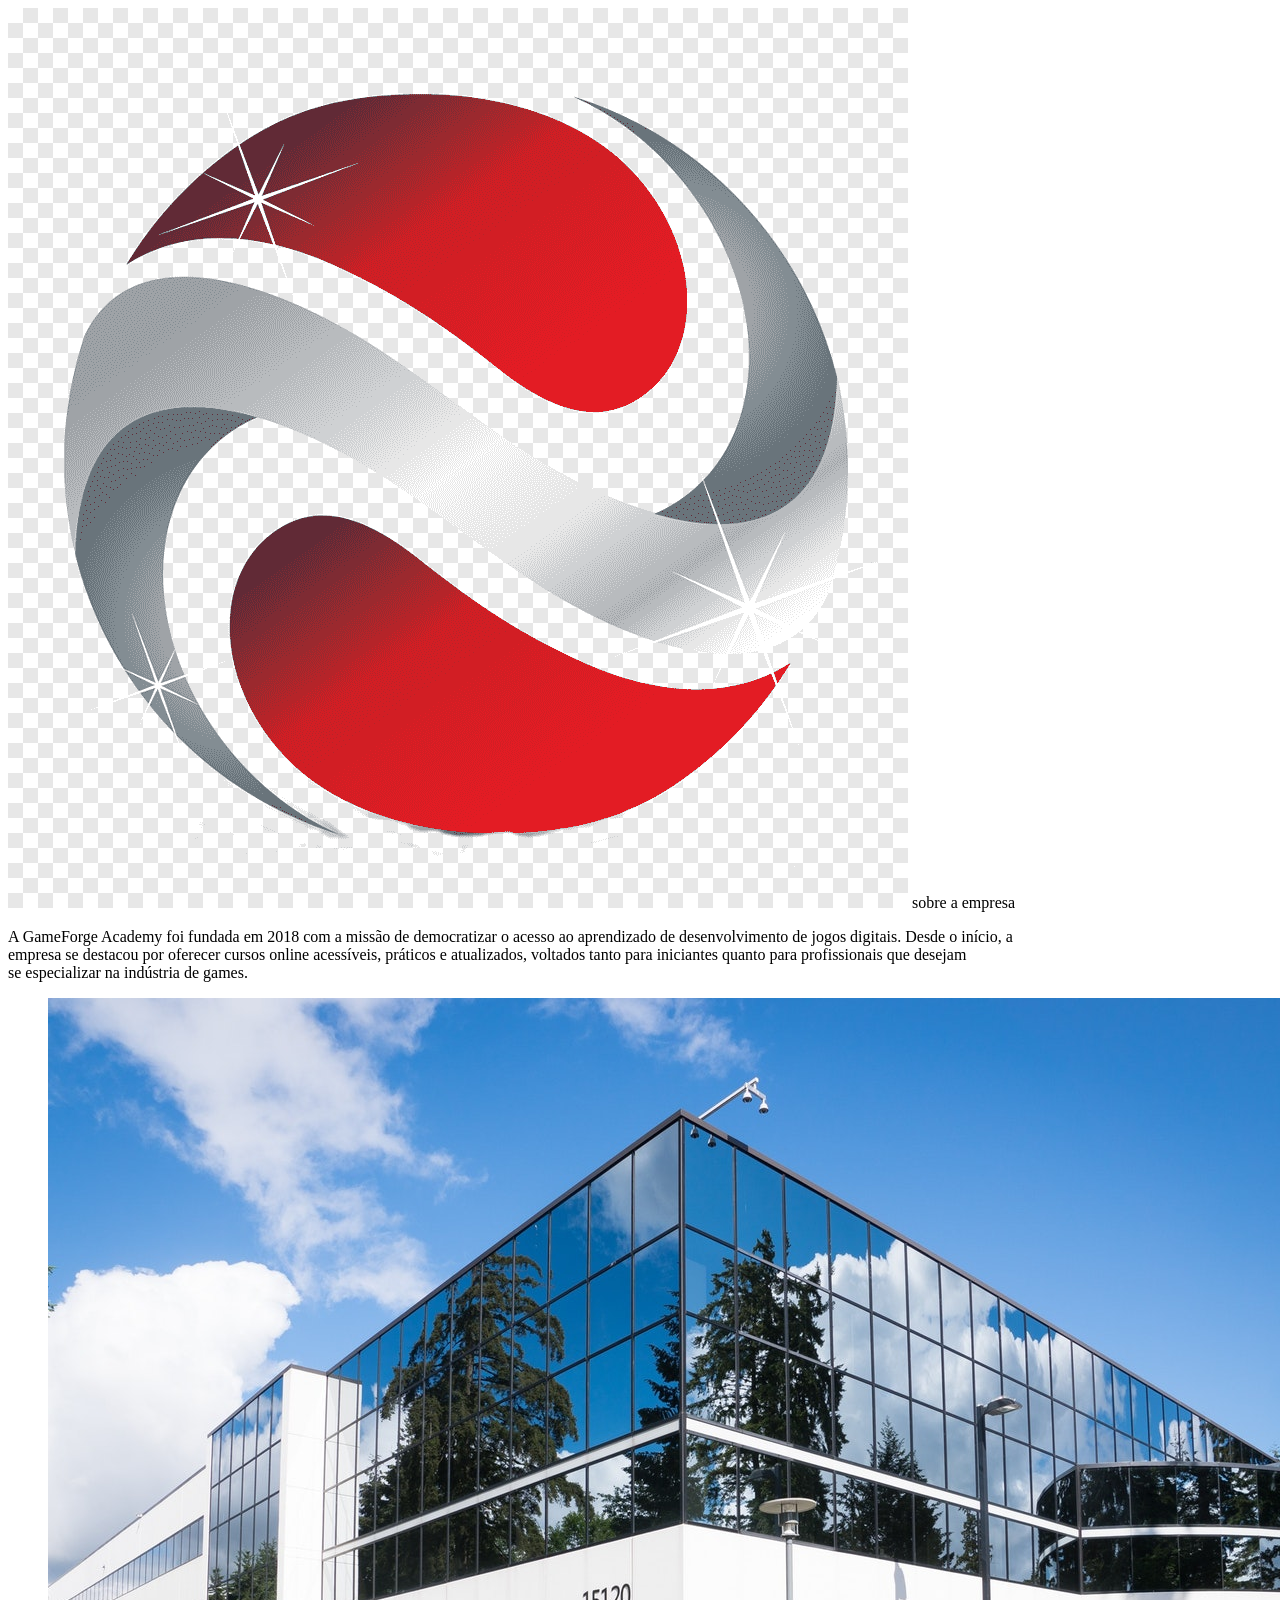
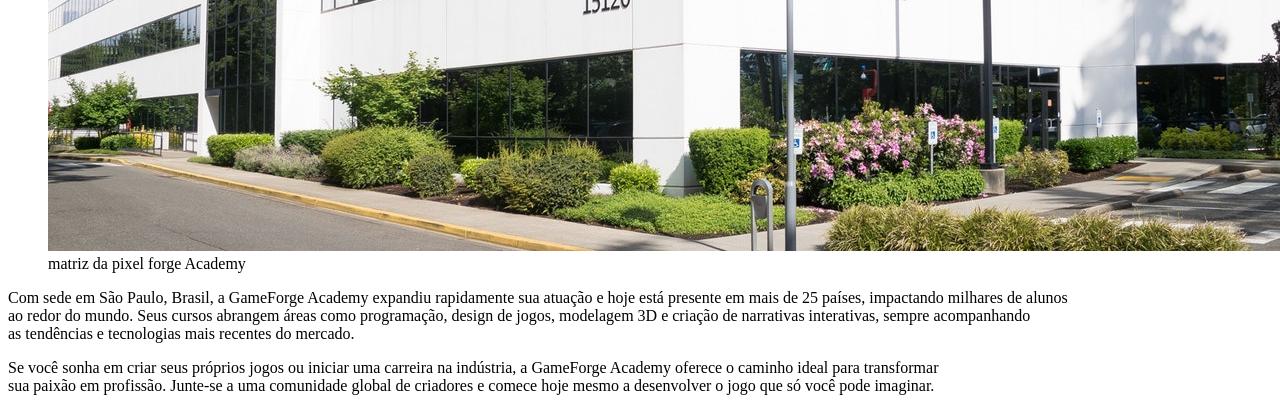
<file: index.html>
<!DOCTYPE html>
<html>
    <head></head>
    <body>

<IMG src="Logo.png" alt="lOGO da empresa"
<h1> sobre a empresa</h1>
<P>A GameForge Academy foi fundada em 2018 com a missão de democratizar o acesso ao aprendizado de desenvolvimento de jogos digitais. Desde o início, a <br>
     empresa se destacou por oferecer cursos online acessíveis, práticos e atualizados, voltados tanto para iniciantes quanto para profissionais que desejam <br>
      se especializar na indústria de games.</P>
      <figure>
        <img src="FRENTE.jpg" alt="frente da empresa">

      <figcaption>
        matriz da pixel forge Academy
      </figcaption>

      </figure>
      <P>Com sede em São Paulo, Brasil, a GameForge Academy expandiu rapidamente sua atuação e hoje está presente em mais de 25 países, impactando milhares de alunos <BR>
         ao redor do mundo. Seus cursos abrangem áreas como programação, design de jogos, modelagem 3D e criação de narrativas interativas, sempre acompanhando <BR>
             as tendências e tecnologias mais recentes do mercado.</P>
             <P>Se você sonha em criar seus próprios jogos ou iniciar uma carreira na indústria, a GameForge Academy oferece o caminho ideal para transformar <BR>
                 sua paixão em profissão. Junte-se a uma comunidade global de criadores e comece hoje mesmo a desenvolver o jogo que só você pode imaginar.</P>
    </body>
</html>
</file>
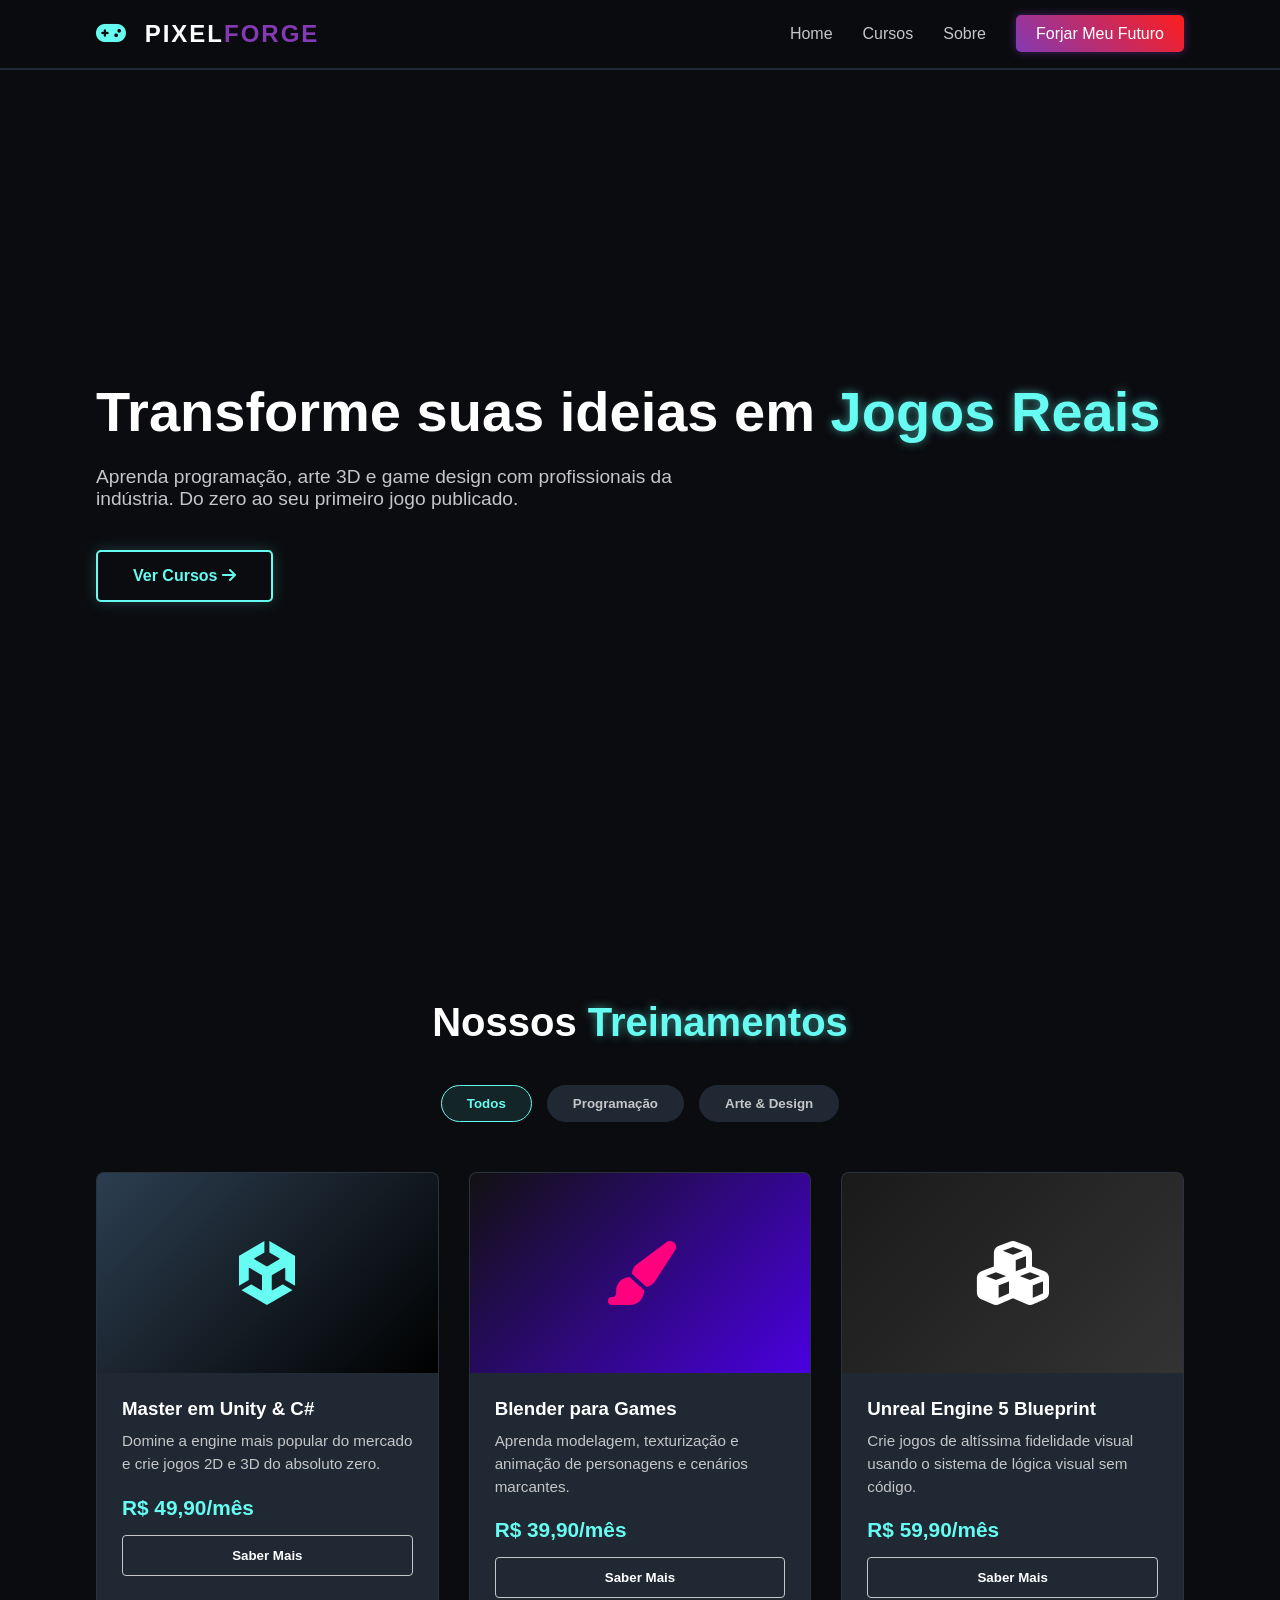
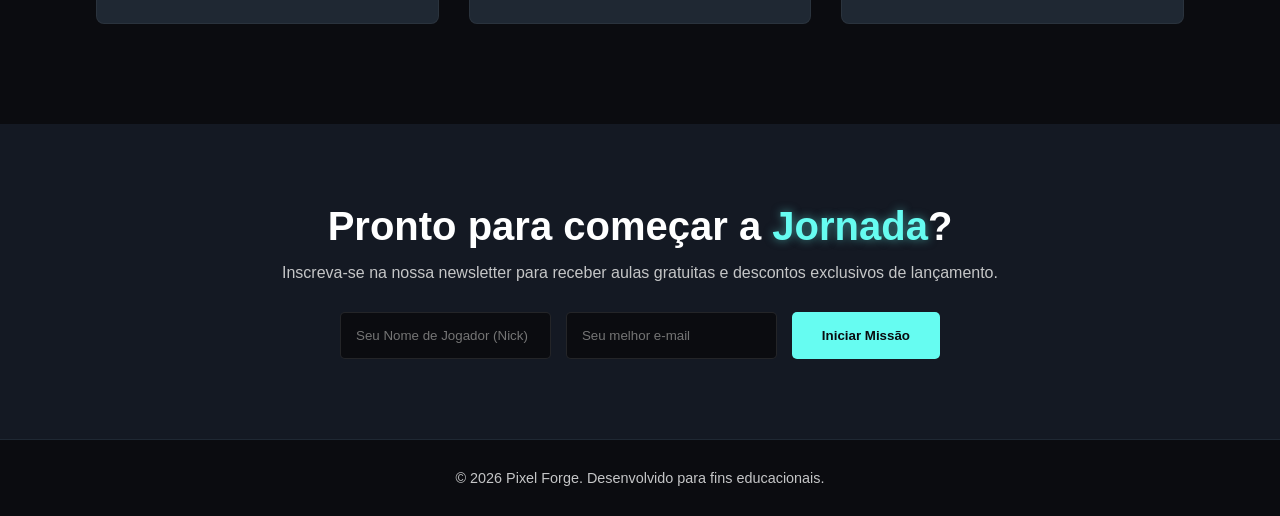
<file: pixel-forge.html>
<!DOCTYPE html>
<html lang="pt-BR">
<head>
    <meta charset="UTF-8">
    <meta name="viewport" content="width=device-width, initial-scale=1.0">
    <title>Pixel Forge | Cursos de Desenvolvimento de Games</title>
    <link rel="stylesheet" href="style.css">
    <!-- Ícones externos para dar um charme -->
    <link rel="stylesheet" href="https://cdnjs.cloudflare.com/ajax/libs/font-awesome/6.0.0/css/all.min.css">
</head>
<body>

    <!-- NAV BAR -->
    <header>
        <div class="navbar container">
            <div class="logo">
                <i class="fas fa-gamepad"></i> PIXEL<span>FORGE</span>
            </div>
            <nav>
                <ul class="nav-links">
                    <li><a href="#home">Home</a></li>
                    <li><a href="#cursos">Cursos</a></li>
                    <li><a href="#sobre">Sobre</a></li>
                    <li><a href="#contato" class="btn-nav">Forjar Meu Futuro</a></li>
                </ul>
            </nav>
        </div>
    </header>

    <!-- HERO SECTION (Destaque principal) -->
    <section id="home" class="hero">
        <div class="hero-content container">
            <h1>Transforme suas ideias em <span class="neon-text">Jogos Reais</span></h1>
            <p>Aprenda programação, arte 3D e game design com profissionais da indústria. Do zero ao seu primeiro jogo publicado.</p>
            <a href="#cursos" class="btn-main">Ver Cursos <i class="fas fa-arrow-right"></i></a>
        </div>
    </section>

    <!-- SEÇÃO DE CURSOS -->
    <section id="cursos" class="cursos-section container">
        <h2>Nossos <span class="neon-text">Treinamentos</span></h2>
        
        <!-- Filtros interativos -->
        <div class="filter-buttons">
            <button class="filter-btn active" data-filter="todos">Todos</button>
            <button class="filter-btn" data-filter="programacao">Programação</button>
            <button class="filter-btn" data-filter="arte">Arte & Design</button>
        </div>

        <div class="courses-grid">
            <!-- Curso 1 -->
            <div class="course-card" data-category="programacao">
                <div class="course-img image-placeholder">
                    <i class="fab fa-unity"></i>
                </div>
                <div class="course-info">
                    <h3>Master em Unity & C#</h3>
                    <p>Domine a engine mais popular do mercado e crie jogos 2D e 3D do absoluto zero.</p>
                    <span class="price">R$ 49,90/mês</span>
                    <button class="btn-buy">Saber Mais</button>
                </div>
            </div>

            <!-- Curso 2 -->
            <div class="course-card" data-category="arte">
                <div class="course-img image-placeholder art-bg">
                    <i class="fas fa-paint-brush"></i>
                </div>
                <div class="course-info">
                    <h3>Blender para Games</h3>
                    <p>Aprenda modelagem, texturização e animação de personagens e cenários marcantes.</p>
                    <span class="price">R$ 39,90/mês</span>
                    <button class="btn-buy">Saber Mais</button>
                </div>
            </div>

            <!-- Curso 3 -->
            <div class="course-card" data-category="programacao">
                <div class="course-img image-placeholder unreal-bg">
                    <i class="fas fa-cubes"></i>
                </div>
                <div class="course-info">
                    <h3>Unreal Engine 5 Blueprint</h3>
                    <p>Crie jogos de altíssima fidelidade visual usando o sistema de lógica visual sem código.</p>
                    <span class="price">R$ 59,90/mês</span>
                    <button class="btn-buy">Saber Mais</button>
                </div>
            </div>
        </div>
    </section>

    <!-- SEÇÃO CONTATO / NEWSLETTER -->
    <section id="contato" class="contact-section">
        <div class="container contact-container">
            <h2>Pronto para começar a <span class="neon-text">Jornada</span>?</h2>
            <p>Inscreva-se na nossa newsletter para receber aulas gratuitas e descontos exclusivos de lançamento.</p>
            
            <form id="contactForm" class="contact-form">
                <input type="text" id="name" placeholder="Seu Nome de Jogador (Nick)" required>
                <input type="email" id="email" placeholder="Seu melhor e-mail" required>
                <button type="submit" class="btn-submit">Iniciar Missão</button>
            </form>
            <div id="formMessage" class="hidden"></div>
        </div>
    </section>

    <!-- FOOTER -->
    <footer>
        <p>&copy; 2026 Pixel Forge. Desenvolvido para fins educacionais.</p>
    </footer>

    <script src="script.js"></script>
</body>
</html>
</file>
<file: style.css>
/* RESET DE ESTILOS */
* {
    margin: 0;
    padding: 0;
    box-sizing: border-box;
    font-family: 'Segoe UI', Tahoma, Geneva, Verdana, sans-serif;
}

:root {
    --bg-color: #0b0c10;
    --card-bg: #1f2833;
    --neon-cyan: #66fcf1;
    --neon-purple: #833ab4;
    --text-color: #c5c6c7;
    --white: #ffffff;
}

html {
    scroll-behavior: smooth;
}

body {
    background-color: var(--bg-color);
    color: var(--text-color);
    overflow-x: hidden;
}

.container {
    width: 85%;
    max-width: 1200px;
    margin: 0 auto;
}

/* NAVBAR */
header {
    background-color: rgba(11, 12, 16, 0.95);
    position: fixed;
    width: 100%;
    top: 0;
    z-index: 1000;
    border-bottom: 2px solid var(--card-bg);
}

.navbar {
    display: flex;
    justify-content: space-between;
    align-items: center;
    padding: 20px 0;
}

.logo {
    font-size: 1.5rem;
    font-weight: bold;
    color: var(--white);
    letter-spacing: 2px;
}

.logo i {
    color: var(--neon-cyan);
    margin-right: 8px;
}

.logo span {
    color: var(--neon-purple);
}

.nav-links {
    display: flex;
    list-style: none;
    align-items: center;
}

.nav-links li {
    margin-left: 30px;
}

.nav-links a {
    text-decoration: none;
    color: var(--text-color);
    transition: 0.3s;
    font-weight: 500;
}

.nav-links a:hover {
    color: var(--neon-cyan);
}

.btn-nav {
    background: linear-gradient(45deg, var(--neon-purple), #fd1d1d);
    color: var(--white) !important;
    padding: 10px 20px;
    border-radius: 5px;
    box-shadow: 0 0 10px rgba(131, 58, 180, 0.5);
}

.btn-nav:hover {
    transform: translateY(-2px);
    box-shadow: 0 0 20px rgba(131, 58, 180, 0.8);
}

/* HERO SECTION */
.hero {
    height: 100vh;
    display: flex;
    align-items: center;
    background: linear-gradient(rgba(11, 12, 16, 0.8), rgba(11, 12, 16, 0.9)), 
                url('https://images.unsplash.com/photo-1511512578047-dfb367046420?auto=format&fit=crop&q=80&w=1920') no-repeat center center/cover;
    padding-top: 80px;
}

.hero-content h1 {
    font-size: 3.5rem;
    color: var(--white);
    margin-bottom: 20px;
    line-height: 1.2;
}

.neon-text {
    color: var(--neon-cyan);
    text-shadow: 0 0 10px rgba(102, 252, 241, 0.5);
}

.hero-content p {
    font-size: 1.2rem;
    max-width: 600px;
    margin-bottom: 40px;
}

.btn-main {
    display: inline-block;
    padding: 15px 35px;
    background-color: transparent;
    color: var(--neon-cyan);
    border: 2px solid var(--neon-cyan);
    text-decoration: none;
    font-weight: bold;
    border-radius: 5px;
    transition: 0.3s;
    box-shadow: 0 0 15px rgba(102, 252, 241, 0.2);
}

.btn-main:hover {
    background-color: var(--neon-cyan);
    color: var(--bg-color);
    box-shadow: 0 0 25px rgba(102, 252, 241, 0.6);
}

/* SEÇÃO CURSOS */
.cursos-section {
    padding: 100px 0;
}

.cursos-section h2 {
    font-size: 2.5rem;
    text-align: center;
    margin-bottom: 40px;
    color: var(--white);
}

.filter-buttons {
    display: flex;
    justify-content: center;
    gap: 15px;
    margin-bottom: 50px;
}

.filter-btn {
    background-color: var(--card-bg);
    border: 1px solid transparent;
    color: var(--text-color);
    padding: 10px 25px;
    cursor: pointer;
    border-radius: 20px;
    font-weight: bold;
    transition: 0.3s;
}

.filter-btn.active, .filter-btn:hover {
    border-color: var(--neon-cyan);
    color: var(--neon-cyan);
    background-color: rgba(102, 252, 241, 0.1);
}

.courses-grid {
    display: grid;
    grid-template-columns: repeat(auto-fit, minmax(300px, 1fr));
    gap: 30px;
}

.course-card {
    background-color: var(--card-bg);
    border-radius: 8px;
    overflow: hidden;
    transition: 0.3s;
    border: 1px solid rgba(255, 255, 255, 0.05);
}

.course-card:hover {
    transform: translateY(-10px);
    border-color: var(--neon-purple);
    box-shadow: 0 10px 20px rgba(131, 58, 180, 0.2);
}

.course-img {
    height: 200px;
    display: flex;
    align-items: center;
    justify-content: center;
    font-size: 4rem;
    color: var(--neon-cyan);
    background: linear-gradient(135deg, #2c3e50, #000000);
}

.art-bg {
    color: #ff007f;
    background: linear-gradient(135deg, #111, #4a00e0);
}

.unreal-bg {
    color: #fff;
    background: linear-gradient(135deg, #1a1a1a, #333);
}

.course-info {
    padding: 25px;
}

.course-info h3 {
    color: var(--white);
    margin-bottom: 10px;
}

.course-info p {
    font-size: 0.95rem;
    margin-bottom: 20px;
    line-height: 1.5;
}

.price {
    display: block;
    font-size: 1.3rem;
    color: var(--neon-cyan);
    font-weight: bold;
    margin-bottom: 15px;
}

.btn-buy {
    width: 100%;
    padding: 12px;
    background-color: transparent;
    border: 1px solid var(--text-color);
    color: var(--white);
    font-weight: bold;
    cursor: pointer;
    border-radius: 4px;
    transition: 0.3s;
}

.btn-buy:hover {
    background-color: var(--white);
    color: var(--bg-color);
}

/* CONTATO */
.contact-section {
    background-color: #141923;
    padding: 80px 0;
    text-align: center;
}

.contact-container h2 {
    font-size: 2.5rem;
    color: var(--white);
    margin-bottom: 15px;
}

.contact-container p {
    margin-bottom: 30px;
}

.contact-form {
    display: flex;
    justify-content: center;
    gap: 15px;
    max-width: 600px;
    margin: 0 auto;
}

.contact-form input {
    flex: 1;
    padding: 15px;
    border: none;
    background-color: var(--bg-color);
    color: var(--white);
    border-radius: 5px;
    border: 1px solid rgba(255, 255, 255, 0.1);
}

.contact-form input:focus {
    outline: none;
    border-color: var(--neon-cyan);
}

.btn-submit {
    padding: 15px 30px;
    background-color: var(--neon-cyan);
    color: var(--bg-color);
    border: none;
    font-weight: bold;
    border-radius: 5px;
    cursor: pointer;
    transition: 0.3s;
}

.btn-submit:hover {
    background-color: var(--white);
    box-shadow: 0 0 15px rgba(255, 255, 255, 0.5);
}

#formMessage {
    margin-top: 20px;
    font-weight: bold;
}

.success { color: #2ecc71; }
.hidden { display: none; }

/* FOOTER */
footer {
    text-align: center;
    padding: 30px;
    background-color: var(--bg-color);
    border-top: 1px solid var(--card-bg);
    font-size: 0.9rem;
}

/* RESPONSIVIDADE (MOBILE) */
@media (max-width: 768px) {
    .nav-links { display: none; } /* Simplificação para o escopo escolar */
    .hero-content h1 { font-size: 2.3rem; }
    .contact-form { flex-direction: column; }
}
</file>
